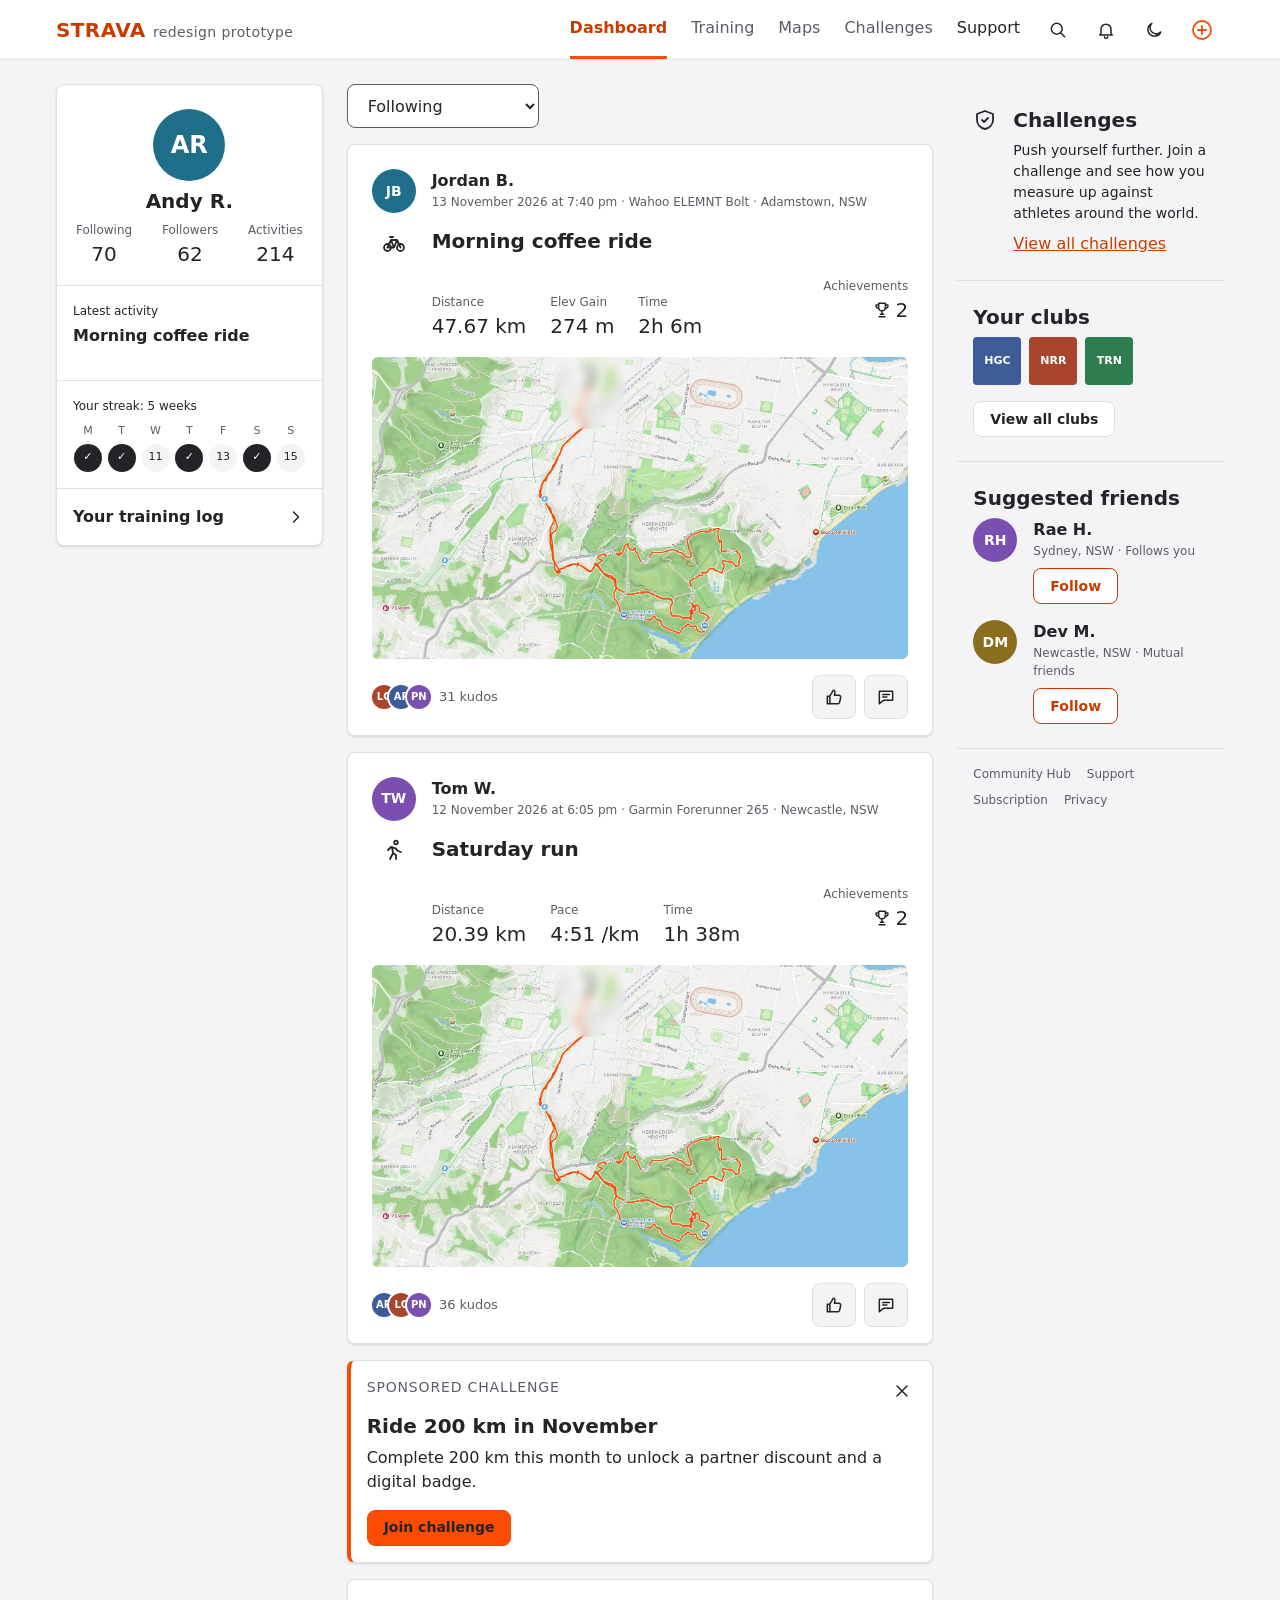
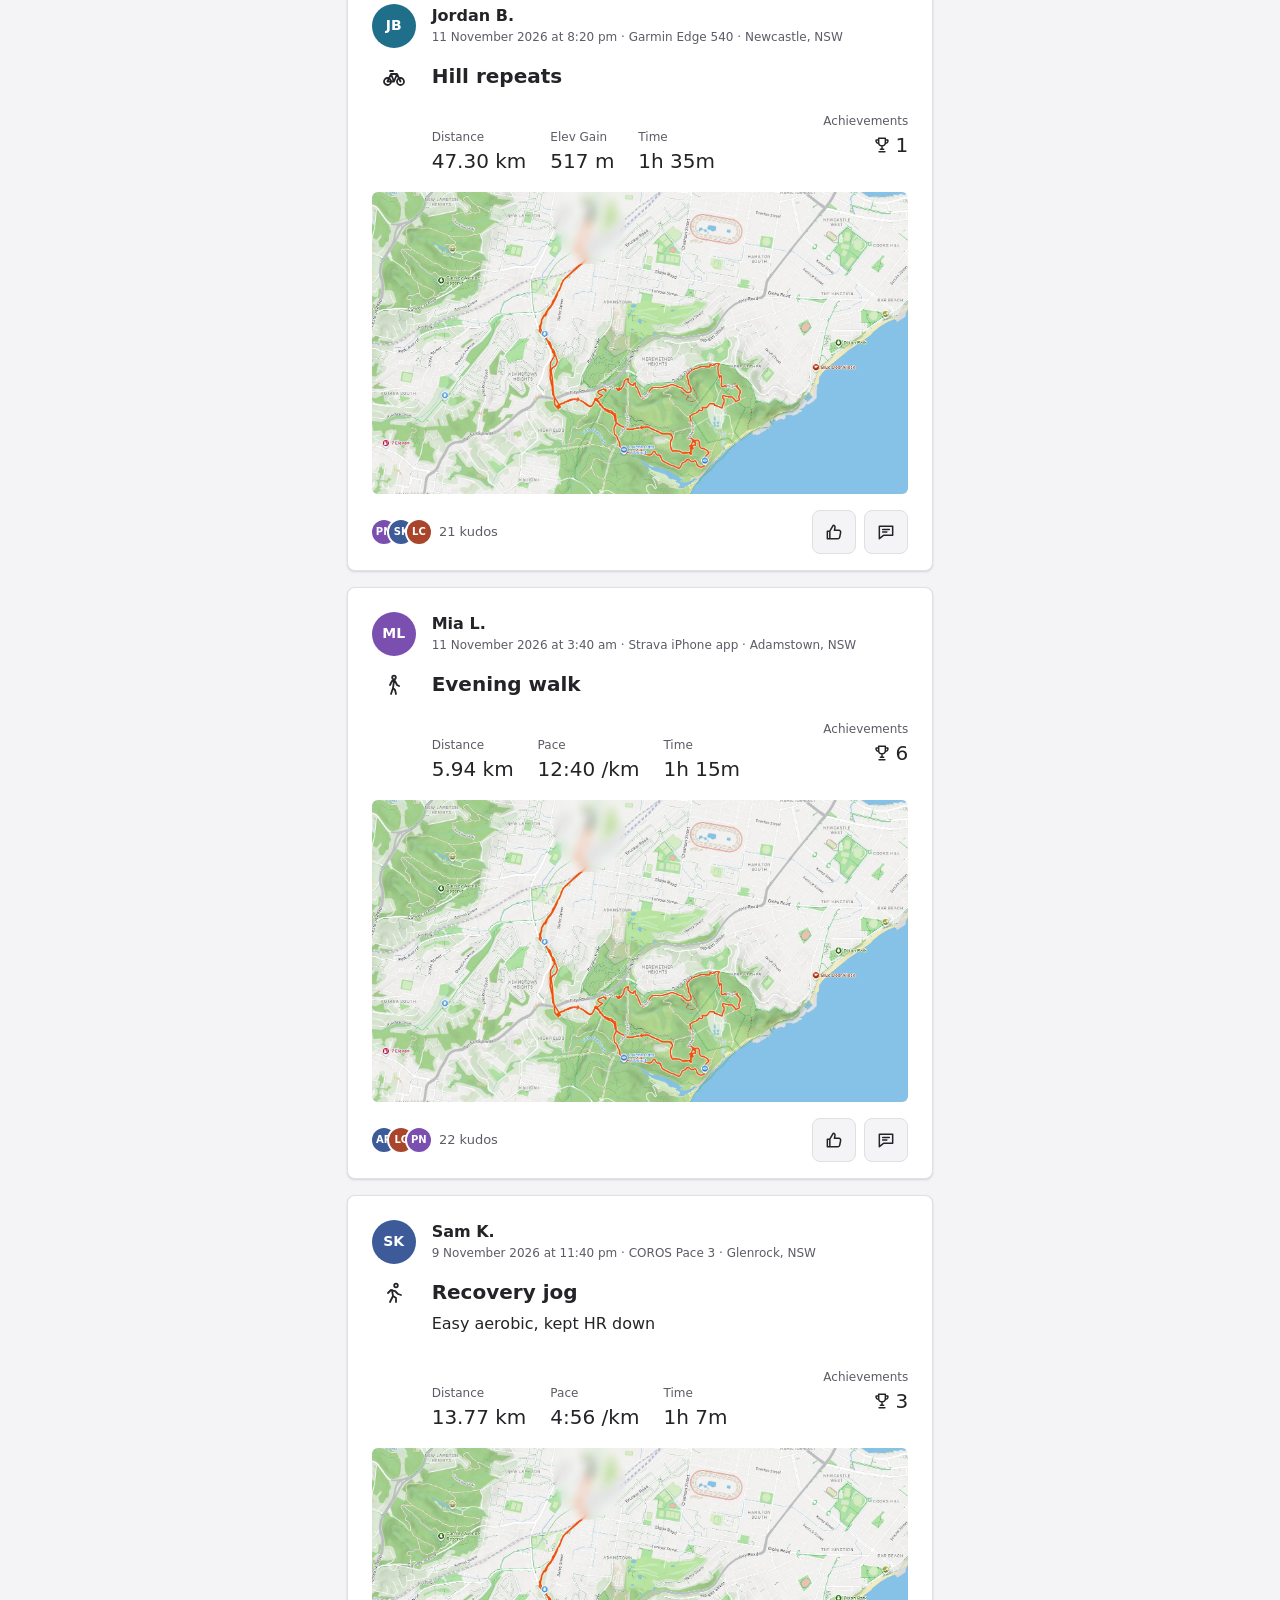
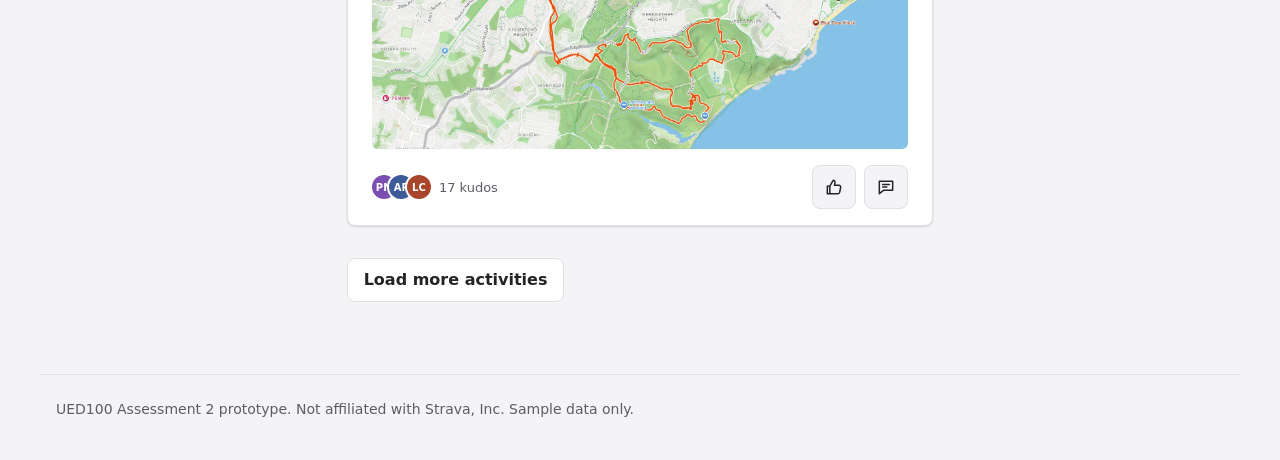
<file: index.html>
<!DOCTYPE html>
<html lang="en-AU">
<head>
  <meta charset="utf-8">
  <meta name="viewport" content="width=device-width, initial-scale=1">
  <!-- Content Security Policy (A1 recommendation: CSP as a backup XSS defence).
       Only scripts/styles/images from this origin may load: no inline scripts,
       no third-party scripts. Note: a <meta> CSP can't set frame-ancestors;
       in production this would be an HTTP response header. -->
  <meta http-equiv="Content-Security-Policy"
        content="default-src 'self'; script-src 'self'; style-src 'self'; img-src 'self' data:; connect-src 'self'; form-action 'self'; base-uri 'self'; object-src 'none'">
  <title>Activity feed — Strava redesign prototype</title>
  <meta name="description" content="UED100 Assessment 2: redesigned Strava web feed prototype.">
  <link rel="icon" href="assets/icons/favicon.svg" type="image/svg+xml">
  <link rel="stylesheet" href="css/styles.css">
  <script src="js/nav.js" defer></script>
  <script src="js/feed.js" type="module"></script>
</head>
<body>
  <a class="skip-link" href="#main">Skip to main content</a>

  <!-- ===== Site header + primary navigation (same on every page) ===== -->
  <header class="site-header">
    <div class="site-header__inner">
      <a class="wordmark" href="index.html">STRAVA <small>redesign prototype</small></a>

      <button class="nav-toggle" type="button"
              aria-expanded="false" aria-controls="primary-nav">
        <span class="nav-toggle__bars" aria-hidden="true"></span>
        <span class="visually-hidden">Menu</span>
      </button>

      <nav id="primary-nav" class="primary-nav" aria-label="Primary">
        <ul>
          <li><a href="index.html" aria-current="page">Dashboard</a></li>
          <!-- Out of prototype scope: shown for realism, see README "Scope" -->
          <li><a class="is-out-of-scope" href="#" aria-disabled="true" title="Not part of this prototype">Training</a></li>
          <li><a class="is-out-of-scope" href="#" aria-disabled="true" title="Not part of this prototype">Maps</a></li>
          <li><a class="is-out-of-scope" href="#" aria-disabled="true" title="Not part of this prototype">Challenges</a></li>
          <li><a href="contact.html">Support</a></li>
        </ul>
      </nav>

      <!-- Header tools. Search, notifications and upload are visual-only
           (out of scope); theme toggle and avatar are functional/decorative. -->
      <div class="header-tools">
        <a class="icon-btn icon-btn--bare is-visual-only" href="#" aria-disabled="true" aria-label="Search (not part of this prototype)"><span class="icon icon--search" aria-hidden="true"></span></a>
        <a class="icon-btn icon-btn--bare is-visual-only" href="#" aria-disabled="true" aria-label="Notifications (not part of this prototype)"><span class="icon icon--bell" aria-hidden="true"></span></a>
        <button class="icon-btn icon-btn--bare theme-toggle" type="button" aria-pressed="false" aria-label="Dark mode"><span class="icon icon--moon" aria-hidden="true"></span></button>
        <a class="icon-btn icon-btn--bare is-visual-only" href="#" aria-disabled="true" aria-label="Upload activity (not part of this prototype)"><span class="icon icon--plus icon--lg icon--accent" aria-hidden="true"></span></a>
      </div>
    </div>
  </header>

  <div class="layout">
    <!-- ===== Main feed ===== -->
    <main id="main" tabindex="-1">
      <h1 class="visually-hidden">Activity feed</h1>

      <!-- Feed filter: visual only in this prototype -->
      <div class="feed-filter">
        <label class="visually-hidden" for="feed-filter">Show activities from</label>
        <select id="feed-filter" name="feed-filter">
          <option>Following</option>
          <option>My activities</option>
          <option>Clubs</option>
        </select>
      </div>

      <!-- Live region: announces "Loaded N activities" / errors to screen readers -->
      <p id="feed-status" class="visually-hidden" role="status" aria-live="polite"></p>

      <!-- feed.js replaces the skeletons with <article> activity cards -->
      <ul id="feed" class="feed" aria-busy="true">
        <li class="card" aria-hidden="true">
          <div class="skeleton skeleton--line skeleton--short"></div>
          <div class="skeleton skeleton--line"></div>
          <div class="skeleton skeleton--map"></div>
        </li>
        <li class="card" aria-hidden="true">
          <div class="skeleton skeleton--line skeleton--short"></div>
          <div class="skeleton skeleton--line"></div>
          <div class="skeleton skeleton--map"></div>
        </li>
      </ul>

      <!-- A1: "Load more" instead of infinite scroll so keyboard users can
           reach the footer. Wired up in feed.js -->
      <p class="section">
        <button id="load-more" class="btn" type="button" hidden>Load more activities</button>
      </p>
    </main>

    <!-- ===== Right column: challenges, clubs, suggestions =====
         <aside> so assistive tech can identify and skip promotional content (A1).
         Content here is static / visual-only. -->
    <aside class="aside" aria-label="Challenges, clubs and suggestions">
      <section class="widget" aria-labelledby="challenges-title">
        <div class="widget__row">
          <span class="icon icon--shield icon--lg" aria-hidden="true"></span>
          <div>
            <h2 id="challenges-title">Challenges</h2>
            <p class="widget__text">Push yourself further. Join a challenge and see how you measure up against athletes around the world.</p>
            <a href="#" aria-disabled="true">View all challenges</a>
          </div>
        </div>
      </section>

      <section class="widget" aria-labelledby="clubs-title">
        <h2 id="clubs-title">Your clubs</h2>
        <div class="club-badges">
          <span class="club-badge avatar--c4" role="img" aria-label="Harbour Gravel Club">HGC</span>
          <span class="club-badge avatar--c3" role="img" aria-label="Northside Road Riders">NRR</span>
          <span class="club-badge avatar--c2" role="img" aria-label="Trail Runners NSW">TRN</span>
        </div>
        <a class="btn btn--sm" href="#" aria-disabled="true">View all clubs</a>
      </section>

      <section class="widget" aria-labelledby="friends-title">
        <h2 id="friends-title">Suggested friends</h2>
        <ul class="people">
          <li class="person">
            <span class="avatar avatar--c1" aria-hidden="true">RH</span>
            <div>
              <p class="person__name">Rae H.</p>
              <p class="person__meta">Sydney, NSW · Follows you</p>
              <button class="btn btn--outline btn--sm" type="button">Follow</button>
            </div>
          </li>
          <li class="person">
            <span class="avatar avatar--c5" aria-hidden="true">DM</span>
            <div>
              <p class="person__name">Dev M.</p>
              <p class="person__meta">Newcastle, NSW · Mutual friends</p>
              <button class="btn btn--outline btn--sm" type="button">Follow</button>
            </div>
          </li>
        </ul>
      </section>

      <ul class="footer-links" aria-label="Site links">
        <li><a href="#" aria-disabled="true">Community Hub</a></li>
        <li><a href="contact.html">Support</a></li>
        <li><a href="#" aria-disabled="true">Subscription</a></li>
        <li><a href="#" aria-disabled="true">Privacy</a></li>
      </ul>
    </aside>

    <!-- ===== Left column (desktop) / bottom (mobile): athlete summary =====
         Static content: shown for realism. -->
    <section class="profile card profile-card" aria-labelledby="profile-title">
      <div class="profile-card__top">
        <span class="avatar avatar--lg avatar--c0" aria-hidden="true">AR</span>
        <h2 id="profile-title">Andy R.</h2>
        <dl class="stats">
          <div class="stat"><dt>Following</dt><dd>70</dd></div>
          <div class="stat"><dt>Followers</dt><dd>62</dd></div>
          <div class="stat"><dt>Activities</dt><dd>214</dd></div>
        </dl>
      </div>

      <div class="profile-card__section">
        <p class="profile-card__label">Latest activity</p>
        <p><a class="profile-card__link" href="activity.html?id=12">Morning coffee ride</a></p>
      </div>

      <div class="profile-card__section">
        <p class="profile-card__label">Your streak: 5 weeks</p>
        <ol class="streak" aria-label="This week">
          <li>M <span class="streak__dot streak__dot--done" aria-hidden="true">✓</span><span class="visually-hidden">activity</span></li>
          <li>T <span class="streak__dot streak__dot--done" aria-hidden="true">✓</span><span class="visually-hidden">activity</span></li>
          <li>W <span class="streak__dot" aria-hidden="true">11</span><span class="visually-hidden">rest</span></li>
          <li>T <span class="streak__dot streak__dot--done" aria-hidden="true">✓</span><span class="visually-hidden">activity</span></li>
          <li>F <span class="streak__dot" aria-hidden="true">13</span><span class="visually-hidden">rest</span></li>
          <li>S <span class="streak__dot streak__dot--done" aria-hidden="true">✓</span><span class="visually-hidden">activity</span></li>
          <li>S <span class="streak__dot" aria-hidden="true">15</span><span class="visually-hidden">rest</span></li>
        </ol>
      </div>

      <div class="profile-card__section">
        <a class="profile-card__link" href="#" aria-disabled="true">Your training log <span class="icon icon--chevron" aria-hidden="true"></span></a>
      </div>
    </section>
  </div>

  <footer class="site-footer">
    <p>UED100 Assessment 2 prototype. Not affiliated with Strava, Inc. Sample data only.</p>
  </footer>
</body>
</html>
</file>
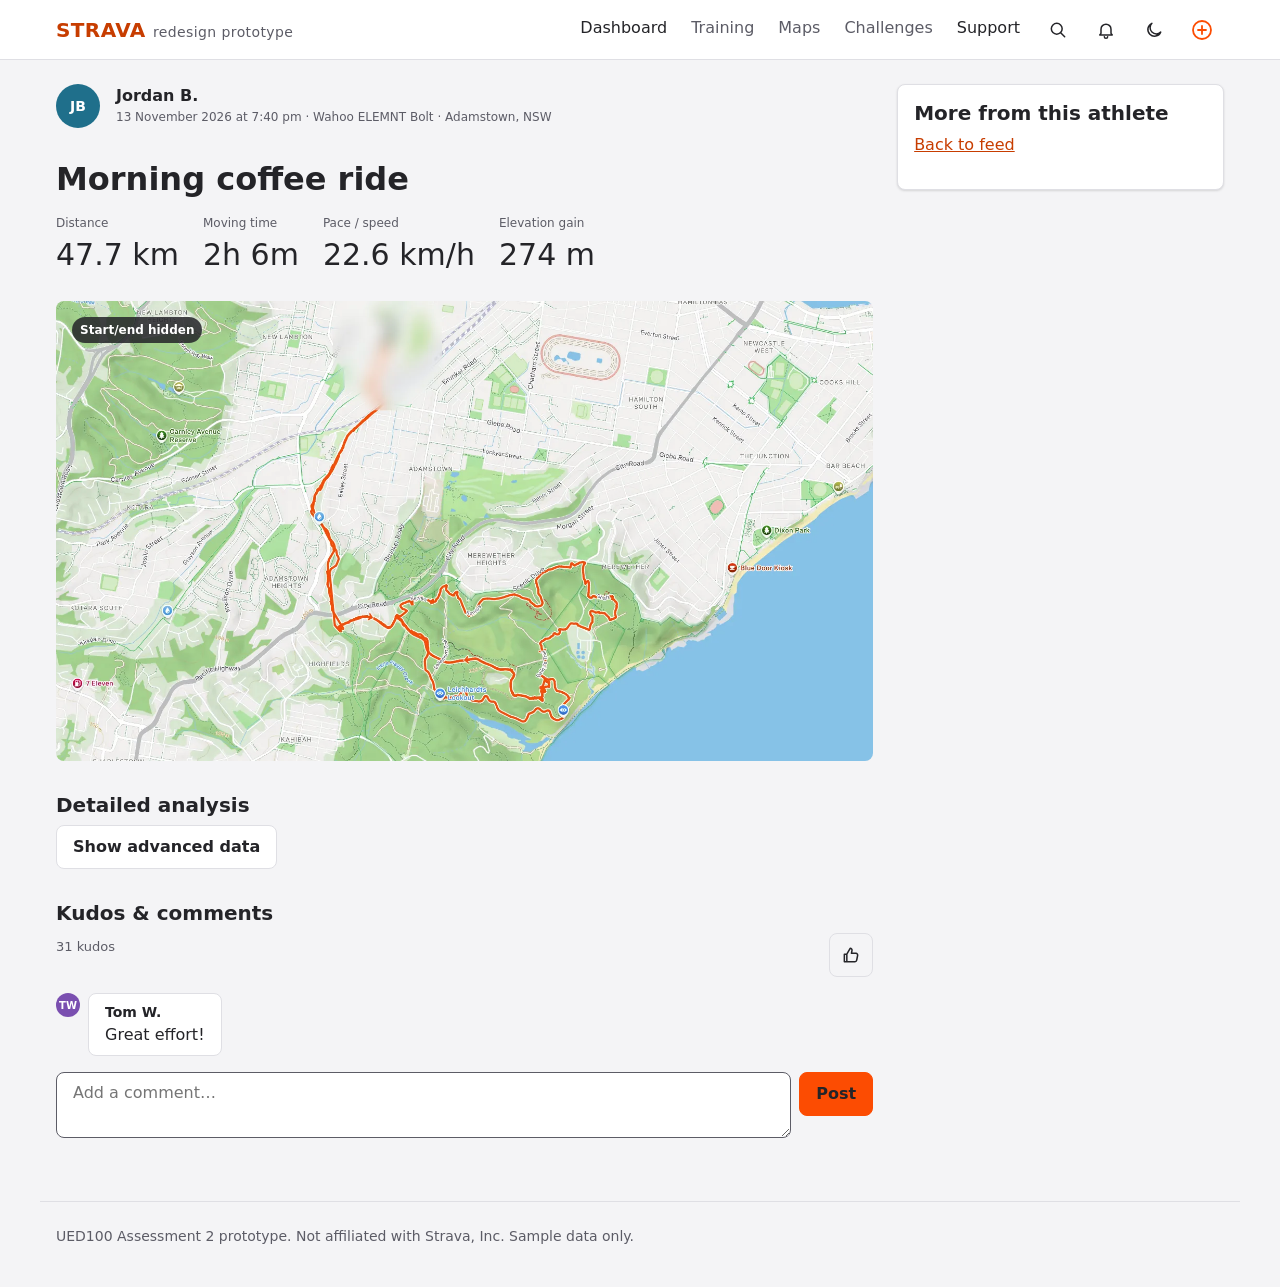
<file: activity.html>
<!DOCTYPE html>
<html lang="en-AU">
<head>
  <meta charset="utf-8">
  <meta name="viewport" content="width=device-width, initial-scale=1">
  <!-- CSP: see index.html for notes -->
  <meta http-equiv="Content-Security-Policy"
        content="default-src 'self'; script-src 'self'; style-src 'self'; img-src 'self' data:; connect-src 'self'; form-action 'self'; base-uri 'self'; object-src 'none'">
  <title>Activity — Strava redesign prototype</title>
  <meta name="description" content="UED100 Assessment 2: redesigned Strava activity page with progressive disclosure and visible map privacy controls.">
  <link rel="icon" href="assets/icons/favicon.svg" type="image/svg+xml">
  <link rel="stylesheet" href="css/styles.css">
  <script src="js/nav.js" defer></script>
  <script src="js/activity.js" type="module"></script>
</head>
<body>
  <a class="skip-link" href="#main">Skip to main content</a>

  <header class="site-header">
    <div class="site-header__inner">
      <a class="wordmark" href="index.html">STRAVA <small>redesign prototype</small></a>

      <button class="nav-toggle" type="button"
              aria-expanded="false" aria-controls="primary-nav">
        <span class="nav-toggle__bars" aria-hidden="true"></span>
        <span class="visually-hidden">Menu</span>
      </button>

      <nav id="primary-nav" class="primary-nav" aria-label="Primary">
        <ul>
          <li><a href="index.html">Dashboard</a></li>
          <!-- Out of prototype scope: shown for realism, see README "Scope" -->
          <li><a class="is-out-of-scope" href="#" aria-disabled="true" title="Not part of this prototype">Training</a></li>
          <li><a class="is-out-of-scope" href="#" aria-disabled="true" title="Not part of this prototype">Maps</a></li>
          <li><a class="is-out-of-scope" href="#" aria-disabled="true" title="Not part of this prototype">Challenges</a></li>
          <li><a href="contact.html">Support</a></li>
        </ul>
      </nav>

      <!-- Header tools. Search, notifications and upload are visual-only
           (out of scope); theme toggle and avatar are functional/decorative. -->
      <div class="header-tools">
        <a class="icon-btn icon-btn--bare is-visual-only" href="#" aria-disabled="true" aria-label="Search (not part of this prototype)"><span class="icon icon--search" aria-hidden="true"></span></a>
        <a class="icon-btn icon-btn--bare is-visual-only" href="#" aria-disabled="true" aria-label="Notifications (not part of this prototype)"><span class="icon icon--bell" aria-hidden="true"></span></a>
        <button class="icon-btn icon-btn--bare theme-toggle" type="button" aria-pressed="false" aria-label="Dark mode"><span class="icon icon--moon" aria-hidden="true"></span></button>
        <a class="icon-btn icon-btn--bare is-visual-only" href="#" aria-disabled="true" aria-label="Upload activity (not part of this prototype)"><span class="icon icon--plus icon--lg icon--accent" aria-hidden="true"></span></a>
      </div>
    </div>
  </header>

  <div class="layout layout--two">
    <main id="main" tabindex="-1">
      <p id="activity-status" role="status" aria-live="polite" class="visually-hidden"></p>

      <!-- ===== Key metrics first (A1 recommendation 2: progressive disclosure) =====
           activity.js fills elements marked data-field="..." using textContent. -->
      <article id="activity" class="is-loading" aria-labelledby="activity-title" aria-busy="true">
        <header class="activity-header">
          <div class="widget__row">
            <span class="avatar" data-field="avatar" aria-hidden="true"></span>
            <div>
              <p class="activity-card__name" data-field="athlete">…</p>
              <p class="activity-card__sub"><time data-field="date">…</time> · <span data-field="device">…</span> · <span data-field="location">…</span></p>
            </div>
          </div>
          <h1 id="activity-title" class="section">
            <span class="visually-hidden" data-field="type"></span>
            <span data-field="title">Loading activity…</span>
          </h1>
          <p data-field="description"></p>

          <dl class="stats stats--large">
            <div class="stat"><dt>Distance</dt><dd data-field="distance">–</dd></div>
            <div class="stat"><dt>Moving time</dt><dd data-field="movingTime">–</dd></div>
            <div class="stat"><dt>Pace / speed</dt><dd data-field="pace">–</dd></div>
            <div class="stat"><dt>Elevation gain</dt><dd data-field="elevation">–</dd></div>
          </dl>
        </header>

        <!-- Route map: width/height set so space is reserved (no layout shift),
             lazy-loaded (A1 performance spec). alt text set by activity.js.
             The badge shows the current privacy state on the map itself. -->
        <div class="activity-map-wrap">
          <img class="activity-map" data-field="map" src="assets/img/route.webp"
               width="1686" height="883" loading="lazy" alt="">
          <p class="map-badge" id="map-badge" aria-hidden="true"></p>
        </div>

        <!-- ===== Privacy control (A1: privacy controls must be easy to find;
             Global Heatmap risk). Placed directly under the map, not buried in
             settings. Owner sees controls; other athletes' activities show a
             read-only summary. ===== -->
        <section class="section card privacy" aria-labelledby="privacy-title">
          <h2 id="privacy-title">Map privacy</h2>
          <p id="privacy-summary" class="privacy__summary" role="status" aria-live="polite"></p>

          <div id="privacy-controls" class="privacy__controls" hidden>
            <div class="form-field">
              <label for="map-visibility">Who can see this map</label>
              <select id="map-visibility">
                <option value="everyone">Everyone</option>
                <option value="followers">Followers</option>
                <option value="only-me">Only you</option>
              </select>
            </div>
            <div class="switch">
              <input type="checkbox" id="privacy-zone" role="switch">
              <label for="privacy-zone">Hide start and end points (privacy zone)</label>
            </div>
          </div>
        </section>

        <!-- ===== Advanced data (subscriber depth on demand) =====
             Hidden by default for a scannable free-user view; open state is
             remembered for athletes who always want the detail. -->
        <section class="section" aria-labelledby="advanced-title">
          <h2 id="advanced-title">Detailed analysis</h2>
          <button id="advanced-toggle" class="btn" type="button"
                  aria-expanded="false" aria-controls="advanced-data">
            Show advanced data
          </button>

          <div id="advanced-data" hidden>
            <dl class="stats section">
              <div class="stat"><dt>Avg heart rate</dt><dd data-field="avgHr">–</dd></div>
              <div class="stat"><dt>Avg power</dt><dd data-field="avgPower">–</dd></div>
              <div class="stat"><dt>Calories</dt><dd data-field="calories">–</dd></div>
            </dl>

            <!-- Elevation chart: inline SVG built by activity.js. The figcaption is
                 the text alternative (A1: charts need text alternatives). -->
            <figure class="section chart">
              <h3>Elevation</h3>
              <div id="elevation-chart"></div>
              <figcaption class="hint" id="elevation-summary"></figcaption>
            </figure>
          </div>
        </section>

        <!-- ===== Social stays on the page (A1: avoid the abrupt context shift) ===== -->
        <section class="section" aria-labelledby="comments-title">
          <h2 id="comments-title">Kudos &amp; comments</h2>
          <div class="activity-card__actions">
            <p class="kudos-summary"><span id="kudos-count">0 kudos</span></p>
            <button id="kudos-btn" class="icon-btn kudos-btn" type="button" aria-pressed="false" aria-label="Give kudos">
              <span class="icon icon--kudos" aria-hidden="true"></span>
            </button>
          </div>

          <ul id="comment-list" class="comments"></ul>

          <!-- Comments are rendered with textContent only (A1 XSS spec) -->
          <form id="comment-form" class="comment-form" novalidate>
            <div class="form-field">
              <label for="comment-text" class="visually-hidden">Add a comment</label>
              <textarea id="comment-text" name="comment" rows="2" maxlength="280"
                        placeholder="Add a comment…" aria-describedby="comment-error"></textarea>
              <p class="error" id="comment-error" aria-live="polite"></p>
            </div>
            <button class="btn btn--primary" type="submit">Post</button>
          </form>
        </section>
      </article>
    </main>

    <aside class="aside" aria-label="Related">
      <section class="card">
        <h2>More from this athlete</h2>
        <p><a href="index.html">Back to feed</a></p>
      </section>
    </aside>
  </div>

  <footer class="site-footer">
    <p>UED100 Assessment 2 prototype. Not affiliated with Strava, Inc. Sample data only.</p>
  </footer>
</body>
</html>
</file>
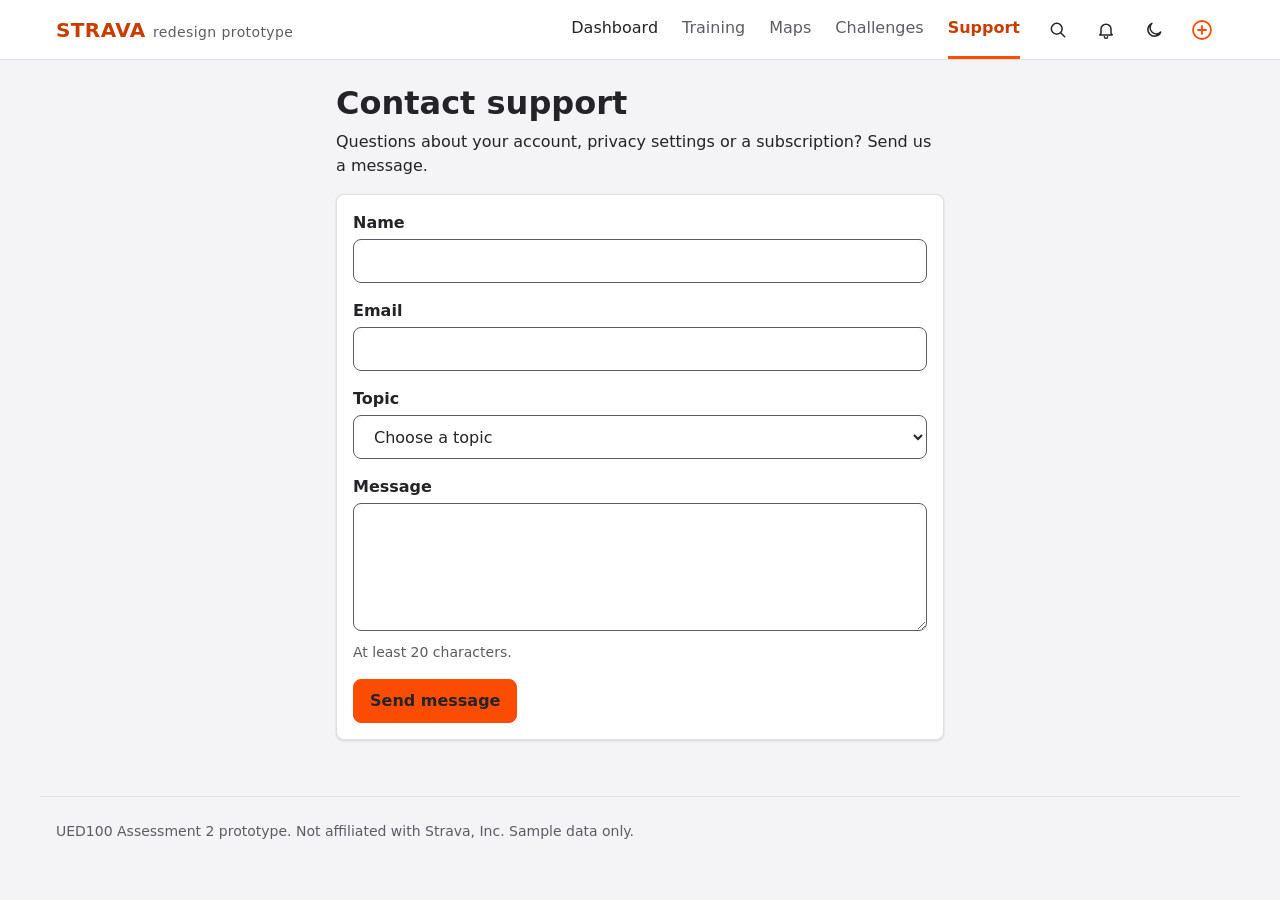
<file: contact.html>
<!DOCTYPE html>
<html lang="en-AU">
<head>
  <meta charset="utf-8">
  <meta name="viewport" content="width=device-width, initial-scale=1">
  <!-- CSP: see index.html for notes -->
  <meta http-equiv="Content-Security-Policy"
        content="default-src 'self'; script-src 'self'; style-src 'self'; img-src 'self' data:; connect-src 'self'; form-action 'self'; base-uri 'self'; object-src 'none'">
  <title>Contact support — Strava redesign prototype</title>
  <meta name="description" content="UED100 Assessment 2: accessible contact support form for the Strava redesign prototype.">
  <link rel="icon" href="assets/icons/favicon.svg" type="image/svg+xml">
  <link rel="stylesheet" href="css/styles.css">
  <script src="js/nav.js" defer></script>
  <script src="js/contact.js" defer></script>
</head>
<body>
  <a class="skip-link" href="#main">Skip to main content</a>

  <header class="site-header">
    <div class="site-header__inner">
      <a class="wordmark" href="index.html">STRAVA <small>redesign prototype</small></a>

      <button class="nav-toggle" type="button"
              aria-expanded="false" aria-controls="primary-nav">
        <span class="nav-toggle__bars" aria-hidden="true"></span>
        <span class="visually-hidden">Menu</span>
      </button>

      <nav id="primary-nav" class="primary-nav" aria-label="Primary">
        <ul>
          <li><a href="index.html">Dashboard</a></li>
          <!-- Out of prototype scope: shown for realism, see README "Scope" -->
          <li><a class="is-out-of-scope" href="#" aria-disabled="true" title="Not part of this prototype">Training</a></li>
          <li><a class="is-out-of-scope" href="#" aria-disabled="true" title="Not part of this prototype">Maps</a></li>
          <li><a class="is-out-of-scope" href="#" aria-disabled="true" title="Not part of this prototype">Challenges</a></li>
          <li><a href="contact.html" aria-current="page">Support</a></li>
        </ul>
      </nav>

      <!-- Header tools. Search, notifications and upload are visual-only
           (out of scope); theme toggle and avatar are functional/decorative. -->
      <div class="header-tools">
        <a class="icon-btn icon-btn--bare is-visual-only" href="#" aria-disabled="true" aria-label="Search (not part of this prototype)"><span class="icon icon--search" aria-hidden="true"></span></a>
        <a class="icon-btn icon-btn--bare is-visual-only" href="#" aria-disabled="true" aria-label="Notifications (not part of this prototype)"><span class="icon icon--bell" aria-hidden="true"></span></a>
        <button class="icon-btn icon-btn--bare theme-toggle" type="button" aria-pressed="false" aria-label="Dark mode"><span class="icon icon--moon" aria-hidden="true"></span></button>
        <a class="icon-btn icon-btn--bare is-visual-only" href="#" aria-disabled="true" aria-label="Upload activity (not part of this prototype)"><span class="icon icon--plus icon--lg icon--accent" aria-hidden="true"></span></a>
      </div>
    </div>
  </header>

  <main id="main" class="layout--narrow" tabindex="-1">
    <h1>Contact support</h1>
    <p>Questions about your account, privacy settings or a subscription? Send us a message.</p>

    <!-- novalidate: JS handles validation so messages are consistent and
         announced to screen readers; native attributes (required, type, maxlength)
         stay as the baseline if JS fails. -->
    <form id="contact-form" class="card" novalidate>
      <div class="form-field">
        <label for="name">Name</label>
        <input id="name" name="name" type="text" autocomplete="name"
               required maxlength="80" aria-describedby="name-error">
        <p class="error" id="name-error" aria-live="polite"></p>
      </div>

      <div class="form-field">
        <label for="email">Email</label>
        <input id="email" name="email" type="email" autocomplete="email"
               required maxlength="120" aria-describedby="email-error">
        <p class="error" id="email-error" aria-live="polite"></p>
      </div>

      <div class="form-field">
        <label for="topic">Topic</label>
        <select id="topic" name="topic" required aria-describedby="topic-error">
          <option value="">Choose a topic</option>
          <option value="privacy">Privacy &amp; map visibility</option>
          <option value="account">Account &amp; login</option>
          <option value="subscription">Subscription &amp; billing</option>
          <option value="bug">Report a problem</option>
        </select>
        <p class="error" id="topic-error" aria-live="polite"></p>
      </div>

      <div class="form-field">
        <label for="message">Message</label>
        <textarea id="message" name="message" required minlength="20" maxlength="1000"
                  aria-describedby="message-hint message-error"></textarea>
        <p class="hint" id="message-hint">At least 20 characters.</p>
        <p class="error" id="message-error" aria-live="polite"></p>
      </div>

      <button class="btn btn--primary" type="submit">Send message</button>
    </form>

    <!-- Shown by contact.js after a valid submit (nothing is actually sent) -->
    <div id="contact-success" class="notice notice--success section" role="status" hidden></div>
  </main>

  <footer class="site-footer">
    <p>UED100 Assessment 2 prototype. Not affiliated with Strava, Inc. Sample data only.</p>
  </footer>
</body>
</html>
</file>
<file: css/styles.css>
/* ==========================================================================
   UED100 Assessment 2 — Strava redesign prototype
   styles.css — single stylesheet, organised top to bottom:
     1. Design tokens (custom properties)  — A1: "custom properties centralise
        colours and typography ... make dark mode easier to maintain"
     2. Reset / base
     3. Layout (mobile-first CSS Grid)     — A1: "collapsing three columns into one"
     4. Site header + responsive nav
     5. Components (cards, stats, buttons, skeletons, forms)
     6. Page-specific
     7. Utilities
   Breakpoints (mobile-first, min-width):
     48rem  (768px)  -> two columns
     75rem  (1200px) -> three columns
   ========================================================================== */

/* 1. DESIGN TOKENS ------------------------------------------------------- */
:root {
  /* Brand orange. #FC4C02 on white = 3.40:1 -> passes WCAG AA for large
     text and UI components (3:1) but FAILS for body text (4.5:1).
     So: --accent for fills/large elements, --accent-text for text links. */
  --accent: #fc4c02;
  --accent-text: #c73d00;        /* 5.13:1 on white — AA body text */
  --on-accent: #242428;          /* dark text on orange = 4.55:1 (white is only 3.40) */

  --bg: #f4f4f6;
  --surface: #ffffff;
  --text: #242428;
  --text-muted: #5c5c66;         /* 6.61:1 on white */
  --border: #dfdfe4;
  --focus: #1a5fd0;
  --danger: #b3261e;
  --success: #1e7a3c;

  /* Typography — fluid sizes via clamp() so text scales with viewport and
     still respects user zoom / browser font size (A1: relative units). */
  --font-sans: system-ui, -apple-system, "Segoe UI", Roboto, sans-serif;
  --fs-sm: 0.875rem;
  --fs-base: 1rem;
  --fs-lg: clamp(1.125rem, 1rem + 0.5vw, 1.25rem);
  --fs-xl: clamp(1.5rem, 1.2rem + 1.2vw, 2rem);
  --fs-stat: clamp(1.5rem, 1.2rem + 1vw, 1.875rem);

  /* Spacing + shape */
  --space-1: 0.25rem;
  --space-2: 0.5rem;
  --space-3: 1rem;
  --space-4: 1.5rem;
  --space-5: 2rem;
  --radius: 8px;
  --shadow: 0 1px 2px rgb(0 0 0 / 0.06), 0 1px 3px rgb(0 0 0 / 0.08);
  --max-width: 75rem;
  --header-h: 3.5rem;
}

/* Dark theme: only the tokens change, every component follows. */
[data-theme="dark"] {
  --accent-text: #ff7a3d;        /* 6.96:1 on --bg */
  --bg: #16161a;
  --surface: #222228;
  --text: #e8e8ec;               /* 14.77:1 */
  --text-muted: #a0a0aa;         /* 6.96:1 */
  --border: #35353d;
  --focus: #7fb0ff;
  --shadow: none;
}

/* 2. RESET / BASE -------------------------------------------------------- */
*, *::before, *::after { box-sizing: border-box; }

body {
  margin: 0;
  font-family: var(--font-sans);
  font-size: var(--fs-base);
  line-height: 1.5;
  color: var(--text);
  background: var(--bg);
}

img, svg { display: block; max-width: 100%; height: auto; }

h1, h2, h3 { line-height: 1.2; margin: 0 0 var(--space-2); }
h1 { font-size: var(--fs-xl); }
h2 { font-size: var(--fs-lg); }
h3 { font-size: var(--fs-base); }
p { margin: 0 0 var(--space-3); }

a { color: var(--accent-text); }

/* Visible focus for keyboard users (A1: "visible focus states are needed") */
:focus-visible {
  outline: 3px solid var(--focus);
  outline-offset: 2px;
}

/* Respect users who ask for less motion */
@media (prefers-reduced-motion: reduce) {
  *, *::before, *::after { animation: none !important; transition: none !important; }
}

/* Skip link — first focusable element on every page */
.skip-link {
  position: absolute;
  left: var(--space-3);
  top: -3rem;
  padding: var(--space-2) var(--space-3);
  background: var(--surface);
  color: var(--text);
  border-radius: var(--radius);
  z-index: 100;
}
.skip-link:focus { top: var(--space-2); }

/* 3. LAYOUT (mobile-first) ------------------------------------------------
   Mobile: one column, sidebars stack below the main content.
   Source order is main-first so screen readers / keyboard reach content
   before promos; grid-template-areas reorders visually on wider screens. */
.layout {
  display: grid;
  grid-template-columns: 1fr;
  grid-template-areas:
    "main"
    "aside"
    "profile";
  gap: var(--space-4);
  max-width: var(--max-width);
  margin: 0 auto;
  padding: var(--space-4) var(--space-3);
}
.layout > main    { grid-area: main; min-width: 0; }
.layout > .aside  { grid-area: aside; }
.layout > .profile{ grid-area: profile; }

/* Pages without a left profile column (activity, contact) */
.layout--two {
  grid-template-areas:
    "main"
    "aside";
}

@media (min-width: 48rem) {
  .layout {
    grid-template-columns: minmax(0, 2fr) minmax(14rem, 1fr);
    grid-template-areas:
      "main aside"
      "main profile";
    align-items: start;
  }
  .layout--two { grid-template-areas: "main aside"; }
}

@media (min-width: 75rem) {
  .layout {
    grid-template-columns: minmax(14rem, 1fr) minmax(0, 2.2fr) minmax(14rem, 1fr);
    grid-template-areas: "profile main aside";
  }
  .layout--two {
    grid-template-columns: minmax(0, 2.5fr) minmax(16rem, 1fr);
    grid-template-areas: "main aside";
  }
}

/* Single centred column (contact page) */
.layout--narrow {
  max-width: 40rem;
  margin: 0 auto;
  padding: var(--space-4) var(--space-3);
}

/* 4. SITE HEADER + RESPONSIVE NAV ---------------------------------------- */
.site-header {
  position: sticky;
  top: 0;
  z-index: 50;
  background: var(--surface);
  border-bottom: 1px solid var(--border);
}
.site-header__inner {
  display: flex;
  align-items: center;
  gap: var(--space-3);
  max-width: var(--max-width);
  min-height: var(--header-h);
  margin: 0 auto;
  padding: 0 var(--space-3);
}
.wordmark {
  font-weight: 800;
  font-size: var(--fs-lg);
  letter-spacing: 0.02em;
  color: var(--accent-text);
  text-decoration: none;
  margin-right: auto;
}
.wordmark { white-space: nowrap; }
/* "redesign prototype" tag only where there's room */
.wordmark small { display: none; font-weight: 400; color: var(--text-muted); font-size: var(--fs-sm); }
@media (min-width: 75rem) { .wordmark small { display: inline; } }

/* Hamburger: shown on mobile only */
.nav-toggle {
  display: inline-flex;
  align-items: center;
  justify-content: center;
  width: 2.75rem;            /* 44px touch target */
  height: 2.75rem;
  padding: 0;
  background: none;
  border: 1px solid var(--border);
  border-radius: var(--radius);
  color: var(--text);
  cursor: pointer;
}
.nav-toggle__bars,
.nav-toggle__bars::before,
.nav-toggle__bars::after {
  display: block;
  width: 1.25rem;
  height: 2px;
  background: currentColor;
  position: relative;
  transition: transform 0.2s;
}
.nav-toggle__bars::before,
.nav-toggle__bars::after { content: ""; position: absolute; left: 0; }
.nav-toggle__bars::before { top: -6px; }
.nav-toggle__bars::after  { top: 6px; }
.nav-toggle[aria-expanded="true"] .nav-toggle__bars { background: transparent; }
.nav-toggle[aria-expanded="true"] .nav-toggle__bars::before { transform: translateY(6px) rotate(45deg); }
.nav-toggle[aria-expanded="true"] .nav-toggle__bars::after  { transform: translateY(-6px) rotate(-45deg); }

/* Mobile: menu is a full-width dropdown under the header, hidden by default.
   nav.js toggles .is-open and aria-expanded together. */
.primary-nav {
  display: none;
  position: absolute;
  top: 100%;
  left: 0;
  right: 0;
  background: var(--surface);
  border-bottom: 1px solid var(--border);
  box-shadow: var(--shadow);
}
.primary-nav.is-open { display: block; }
.primary-nav ul {
  list-style: none;
  margin: 0;
  padding: var(--space-2) var(--space-3) var(--space-3);
}
.primary-nav a {
  display: block;
  padding: var(--space-2) 0;
  color: var(--text);
  text-decoration: none;
}
.primary-nav a[aria-current="page"] {
  color: var(--accent-text);
  font-weight: 700;
}
/* Out-of-scope Strava sections: visible for realism, clearly disabled */
.primary-nav .is-out-of-scope { color: var(--text-muted); }

@media (min-width: 48rem) {
  .nav-toggle { display: none; }
  .primary-nav {
    display: block;
    position: static;
    border: 0;
    box-shadow: none;
    background: none;
  }
  .primary-nav ul {
    display: flex;
    gap: var(--space-4);
    padding: 0;
  }
  .primary-nav a { padding: var(--space-3) 0; border-bottom: 3px solid transparent; }
  .primary-nav a[aria-current="page"] { border-bottom-color: var(--accent); }
}

.header-tools { display: flex; align-items: center; gap: var(--space-1); }
.header-tools .is-visual-only { display: none; }     /* search/bell/upload: desktop only */
@media (min-width: 62rem) { .header-tools .is-visual-only { display: inline-grid; } }

.theme-toggle[aria-pressed="true"] { color: var(--accent-text); }

/* 5. COMPONENTS ----------------------------------------------------------- */
.card {
  background: var(--surface);
  border: 1px solid var(--border);
  border-radius: var(--radius);
  box-shadow: var(--shadow);
  padding: var(--space-3);
}
.card + .card { margin-top: var(--space-3); }

.feed { list-style: none; margin: 0; padding: 0; display: grid; gap: var(--space-3); }

/* Activity card: avatar column + content column */
.activity-card {
  display: grid;
  grid-template-columns: 2.75rem minmax(0, 1fr);
  column-gap: var(--space-3);
  padding: var(--space-4) var(--space-4) var(--space-3);
}
.activity-card > .avatar { grid-column: 1; align-self: center; }
.activity-card__icon { grid-column: 1; justify-self: center; margin-top: 1.1rem; color: var(--text); }
.activity-card__body { grid-column: 2; }
.activity-card__full { grid-column: 1 / -1; }
.activity-card__name { font-weight: 700; margin: 0; }
.activity-card__sub { font-size: 0.75rem; color: var(--text-muted); margin: 0; }
.activity-card__desc { margin: 0 0 var(--space-3); }
.activity-card__stats { display: flex; justify-content: space-between; align-items: flex-end; gap: var(--space-3); flex-wrap: wrap; }
.activity-card__title { font-size: var(--fs-lg); font-weight: 600; margin: var(--space-3) 0 var(--space-2); }
.kudos-summary { display: flex; align-items: center; gap: var(--space-2); font-size: 0.8125rem; color: var(--text-muted); }
.avatar-stack { display: flex; }
.avatar-stack .avatar { margin-left: -0.4rem; box-shadow: 0 0 0 2px var(--surface); }
.avatar-stack .avatar:first-child { margin-left: 0; }
.activity-card__meta {
  display: flex;
  flex-wrap: wrap;
  gap: var(--space-1) var(--space-2);
  font-size: var(--fs-sm);
  color: var(--text-muted);
  margin-bottom: var(--space-2);
}
.activity-card__athlete { font-weight: 700; color: var(--text); }
.activity-card__title a { color: var(--text); text-decoration: none; }
.achievements dd { display: flex; align-items: center; gap: var(--space-1); }
@media (min-width: 48rem) {
  .achievements { text-align: right; }
  .achievements dd { justify-content: flex-end; }
}
.activity-card__title a:hover,
.activity-card__title a:focus-visible { color: var(--accent-text); text-decoration: underline; }
.activity-card__map {
  aspect-ratio: 16 / 9;           /* reserves space -> no layout shift (A1) */
  width: 100%;
  object-fit: cover;
  border-radius: calc(var(--radius) - 2px);
  background: var(--bg);
  margin: var(--space-3) 0;
}
.activity-card__map-link { display: block; }
.activity-card__map-link:hover .activity-card__map { opacity: 0.92; }
.activity-card__actions {
  display: flex;
  align-items: center;
  justify-content: space-between;
  gap: var(--space-2);
}
.activity-card__buttons { display: flex; gap: var(--space-2); }

/* Stat row — Flexbox, wraps on narrow screens (A1: Flexbox for metric cards) */
.stats {
  display: flex;
  flex-wrap: wrap;
  gap: var(--space-3) var(--space-4);
  margin: 0;
}
.stat { display: flex; flex-direction: column; }   /* label above value, as on Strava */
.stat dt { font-size: 0.75rem; color: var(--text-muted); }
.stat dd { margin: 0; font-size: var(--fs-lg); font-weight: 400; }
.stats--large .stat dd { font-size: var(--fs-stat); }

/* Icons — single-colour SVGs used as CSS masks so they inherit currentColor
   (works in dark mode, no inline SVG needed in JS-rendered markup) */
.icon {
  display: inline-block;
  flex: none;
  width: 1.25rem;
  height: 1.25rem;
  background-color: currentColor;
  -webkit-mask: var(--icon-url, none) center / contain no-repeat;
          mask: var(--icon-url, none) center / contain no-repeat;
}
.icon--lg { width: 1.5rem; height: 1.5rem; }
.icon--ride    { -webkit-mask-image: url("../assets/icons/ride.svg");    mask-image: url("../assets/icons/ride.svg"); }
.icon--run     { -webkit-mask-image: url("../assets/icons/run.svg");     mask-image: url("../assets/icons/run.svg"); }
.icon--walk    { -webkit-mask-image: url("../assets/icons/walk.svg");    mask-image: url("../assets/icons/walk.svg"); }
.icon--kudos   { -webkit-mask-image: url("../assets/icons/kudos.svg");   mask-image: url("../assets/icons/kudos.svg"); }
.icon--comment { -webkit-mask-image: url("../assets/icons/comment.svg"); mask-image: url("../assets/icons/comment.svg"); }
.icon--search  { -webkit-mask-image: url("../assets/icons/search.svg");  mask-image: url("../assets/icons/search.svg"); }
.icon--bell    { -webkit-mask-image: url("../assets/icons/bell.svg");    mask-image: url("../assets/icons/bell.svg"); }
.icon--plus    { -webkit-mask-image: url("../assets/icons/plus.svg");    mask-image: url("../assets/icons/plus.svg"); }
.icon--trophy  { -webkit-mask-image: url("../assets/icons/trophy.svg");  mask-image: url("../assets/icons/trophy.svg"); }
.icon--moon    { -webkit-mask-image: url("../assets/icons/moon.svg");    mask-image: url("../assets/icons/moon.svg"); }
.icon--shield  { -webkit-mask-image: url("../assets/icons/shield.svg");  mask-image: url("../assets/icons/shield.svg"); }
.icon--chevron { -webkit-mask-image: url("../assets/icons/chevron.svg"); mask-image: url("../assets/icons/chevron.svg"); }
.icon--close   { -webkit-mask-image: url("../assets/icons/close.svg");   mask-image: url("../assets/icons/close.svg"); }
.icon--accent  { color: var(--accent); }

/* Avatars — initials on a colour picked from the name (no real photos) */
.avatar {
  display: inline-grid;
  place-items: center;
  flex: none;
  width: 2.75rem;
  height: 2.75rem;
  border-radius: 50%;
  font-size: 0.875rem;
  font-weight: 700;
  color: #fff;
  background: #6b6b76;
}
.avatar--sm { width: 1.5rem; height: 1.5rem; font-size: 0.625rem; }
.avatar--lg { width: 4.5rem; height: 4.5rem; font-size: 1.5rem; }
.avatar--c0 { background: #1f6f8b; }
.avatar--c1 { background: #7a4fb0; }
.avatar--c2 { background: #2e7d4f; }
.avatar--c3 { background: #a8452b; }
.avatar--c4 { background: #3d5a99; }
.avatar--c5 { background: #8a6d1d; }

/* Square icon button (kudos, comment, header icons) */
.icon-btn {
  display: inline-grid;
  place-items: center;
  width: 2.75rem;
  height: 2.75rem;
  padding: 0;
  border: 1px solid var(--border);
  border-radius: var(--radius);
  background: var(--bg);
  color: var(--text);
  cursor: pointer;
  text-decoration: none;
}
.icon-btn--bare { border-color: transparent; background: none; }
/* Kudos given: orange icon + border (state also exposed via aria-pressed) */
.kudos-btn[aria-pressed="true"] { color: var(--accent-text); border-color: var(--accent-text); }

/* Buttons */
.btn {
  display: inline-flex;
  align-items: center;
  justify-content: center;
  gap: var(--space-2);
  min-height: 2.75rem;
  padding: 0 var(--space-3);
  font: inherit;
  font-weight: 600;
  border-radius: var(--radius);
  border: 1px solid var(--border);
  background: var(--surface);
  color: var(--text);
  cursor: pointer;
  text-decoration: none;
}
.btn--primary {
  background: var(--accent);
  border-color: var(--accent);
  color: var(--on-accent);
}
.btn--ghost { border-color: transparent; background: none; }
.btn--outline { border-color: var(--accent-text); color: var(--accent-text); background: var(--surface); }
.btn--sm { min-height: 2.25rem; padding: 0 var(--space-3); font-size: var(--fs-sm); }
.btn:disabled { opacity: 0.55; cursor: not-allowed; }

/* Skeleton loading placeholders (A1: "placeholders while data loads") */
.skeleton {
  background: linear-gradient(90deg, var(--border) 25%, var(--bg) 50%, var(--border) 75%);
  background-size: 200% 100%;
  animation: shimmer 1.2s infinite;
  border-radius: 4px;
}
.skeleton--line  { height: 0.9rem; margin-bottom: var(--space-2); }
.skeleton--short { width: 40%; }
.skeleton--map   { aspect-ratio: 16 / 9; margin: var(--space-3) 0; }
@keyframes shimmer { to { background-position: -200% 0; } }

/* Status / error messages */
.notice {
  padding: var(--space-3);
  border-radius: var(--radius);
  border: 1px solid var(--border);
  background: var(--surface);
}
.notice--error { border-color: var(--danger); }
.notice--success { border-color: var(--success); }

/* Forms */
.form-field { margin-bottom: var(--space-3); }
.form-field label { display: block; font-weight: 600; margin-bottom: var(--space-1); }
.form-field input,
.form-field select,
.form-field textarea {
  width: 100%;
  min-height: 2.75rem;
  padding: var(--space-2) var(--space-3);
  font: inherit;
  color: var(--text);
  background: var(--surface);
  border: 1px solid var(--text-muted);   /* 3:1+ border contrast for inputs */
  border-radius: var(--radius);
}
.form-field textarea { min-height: 8rem; resize: vertical; }
.form-field .hint  { font-size: var(--fs-sm); color: var(--text-muted); margin: var(--space-1) 0 0; }
.form-field .error { font-size: var(--fs-sm); color: var(--danger); margin: var(--space-1) 0 0; }
.form-field .error:empty { display: none; }
.form-field [aria-invalid="true"] { border-color: var(--danger); border-width: 2px; }
[data-theme="dark"] .form-field .error { color: #ff8a80; }

/* Promo slot (aside) */
.promo { border-left: 4px solid var(--accent); position: relative; }
.promo__dismiss { position: absolute; top: var(--space-2); right: var(--space-2); }
.promo__label {
  font-size: var(--fs-sm);
  text-transform: uppercase;
  letter-spacing: 0.06em;
  color: var(--text-muted);
}

/* Feed filter ("Following") */
.feed-filter { margin-bottom: var(--space-3); }
.feed-filter select {
  min-height: 2.75rem;
  min-width: 12rem;
  padding: 0 var(--space-3);
  font: inherit;
  color: var(--text);
  background: var(--surface);
  border: 1px solid var(--text-muted);
  border-radius: var(--radius);
}

/* Profile card (left column) */
.profile-card { text-align: center; padding: 0; overflow: hidden; }
.profile-card__top { padding: var(--space-4) var(--space-3) var(--space-3); }
.profile-card__top .avatar { margin: 0 auto var(--space-2); }
.profile-card .stats { justify-content: space-around; }
.profile-card .stat { align-items: center; }
.profile-card__section { border-top: 1px solid var(--border); padding: var(--space-3); text-align: left; }
.profile-card__label { font-size: 0.75rem; margin: 0 0 var(--space-1); }
.profile-card__link {
  display: flex; justify-content: space-between; align-items: center;
  color: var(--text); text-decoration: none; font-weight: 600;
}

/* Weekly streak row */
.streak { display: grid; grid-template-columns: repeat(7, 1fr); gap: var(--space-1); text-align: center; list-style: none; margin: var(--space-2) 0 0; padding: 0; }
.streak li { display: grid; gap: var(--space-1); justify-items: center; font-size: 0.6875rem; color: var(--text-muted); }
.streak__dot {
  display: grid; place-items: center;
  width: 1.75rem; height: 1.75rem; border-radius: 50%;
  background: var(--bg); color: var(--text); font-size: 0.6875rem;
}
.streak__dot--done { background: var(--text); color: var(--surface); }

/* Right-column widgets */
.widget { padding: var(--space-4) var(--space-3); border-bottom: 1px solid var(--border); }
.widget:last-child { border-bottom: 0; }
.widget h2 { font-weight: 600; }
.widget__row { display: flex; gap: var(--space-3); align-items: flex-start; }
.widget__text { font-size: var(--fs-sm); margin: 0 0 var(--space-2); }
.club-badges { display: flex; gap: var(--space-2); margin-bottom: var(--space-3); }
.club-badge {
  display: grid; place-items: center;
  width: 3rem; height: 3rem; border-radius: 4px;
  font-size: 0.6875rem; font-weight: 800; color: #fff; text-align: center; line-height: 1.1;
}
.people { list-style: none; margin: 0; padding: 0; display: grid; gap: var(--space-3); }
.person { display: grid; grid-template-columns: auto 1fr; gap: var(--space-3); }
.person__name { font-weight: 700; margin: 0; }
.person__meta { font-size: 0.75rem; color: var(--text-muted); margin: 0 0 var(--space-2); }
.footer-links { display: flex; flex-wrap: wrap; gap: var(--space-2) var(--space-3); list-style: none; margin: 0; padding: var(--space-3); font-size: 0.75rem; }
.footer-links a { color: var(--text-muted); text-decoration: none; }

/* 6. PAGE-SPECIFIC -------------------------------------------------------- */
.activity-header { margin-bottom: var(--space-4); }
.activity-map {
  aspect-ratio: 16 / 9;
  width: 100%;
  object-fit: cover;
  border-radius: var(--radius);
  background: var(--bg);
  margin-bottom: var(--space-4);
}
.section { margin-top: var(--space-5); }
/* Activity page: kept invisible (but laid out) until data is filled in,
   then revealed in one go, so text arriving doesn't push the map and
   stats around (A1: prevent layout shift). Found via Lighthouse CLS. */
.is-loading { visibility: hidden; }

/* Map + privacy badge */
.activity-map-wrap { position: relative; margin-bottom: var(--space-4); }
.activity-map-wrap .activity-map { margin-bottom: 0; }
.map-badge {
  position: absolute;
  top: var(--space-3);
  left: var(--space-3);
  margin: 0;
  padding: var(--space-1) var(--space-2);
  border-radius: 999px;
  background: rgb(36 36 40 / 0.85);
  color: #fff;
  font-size: 0.75rem;
  font-weight: 600;
}
.map-badge:empty { display: none; }
.map-badge--warn { background: var(--danger); }

/* Privacy panel */
.privacy__summary { margin: 0 0 var(--space-3); }
.privacy__controls { display: flex; flex-wrap: wrap; align-items: flex-end; gap: var(--space-3) var(--space-5); }
.privacy__controls .form-field { margin: 0; min-width: 14rem; }

/* Switch: a real checkbox with role="switch", restyled.
   The native input stays in the accessibility tree and keyboard order. */
.switch { display: flex; align-items: center; gap: var(--space-2); min-height: 2.75rem; }
.switch input {
  appearance: none;
  flex: none;
  width: 2.75rem;
  height: 1.5rem;
  margin: 0;
  border-radius: 999px;
  background: var(--text-muted);
  position: relative;
  cursor: pointer;
  transition: background 0.15s;
}
.switch input::after {
  content: "";
  position: absolute;
  top: 3px;
  left: 3px;
  width: 1.125rem;
  height: 1.125rem;
  border-radius: 50%;
  background: #fff;
  transition: transform 0.15s;
}
.switch input:checked { background: var(--accent-text); }
.switch input:checked::after { transform: translateX(1.25rem); }
.switch label { cursor: pointer; }

/* Elevation chart */
.chart { margin-left: 0; margin-right: 0; }
.chart h3 { font-size: var(--fs-base); }
.chart__svg { width: 100%; height: auto; background: var(--surface); border: 1px solid var(--border); border-radius: var(--radius); }
.chart__area { fill: var(--accent); opacity: 0.15; }
.chart__line { fill: none; stroke: var(--accent-text); stroke-width: 2.5; stroke-linejoin: round; }
.chart__axis { stroke: var(--border); stroke-width: 1; }
.chart__label { fill: var(--text-muted); font-size: 12px; font-family: var(--font-sans); }

/* Comments */
.comments { list-style: none; margin: var(--space-3) 0; padding: 0; display: grid; gap: var(--space-3); }
.comment { display: flex; gap: var(--space-2); align-items: flex-start; }
.comment__body { background: var(--surface); border: 1px solid var(--border); border-radius: var(--radius); padding: var(--space-2) var(--space-3); min-width: 0; }
.comment__author { font-weight: 700; font-size: var(--fs-sm); margin: 0; }
.comment__text { margin: 0; overflow-wrap: anywhere; }
.comment-form { display: flex; gap: var(--space-2); align-items: flex-start; }
.comment-form .form-field { flex: 1; margin: 0; }
.comment-form textarea { min-height: 2.75rem; }

.site-footer {
  max-width: var(--max-width);
  margin: var(--space-5) auto 0;
  padding: var(--space-4) var(--space-3);
  border-top: 1px solid var(--border);
  font-size: var(--fs-sm);
  color: var(--text-muted);
}

/* 7. UTILITIES ------------------------------------------------------------ */
.visually-hidden {
  position: absolute !important;
  width: 1px; height: 1px;
  padding: 0; margin: -1px;
  overflow: hidden;
  clip: rect(0, 0, 0, 0);
  white-space: nowrap;
  border: 0;
}
[hidden] { display: none !important; }
</file>
